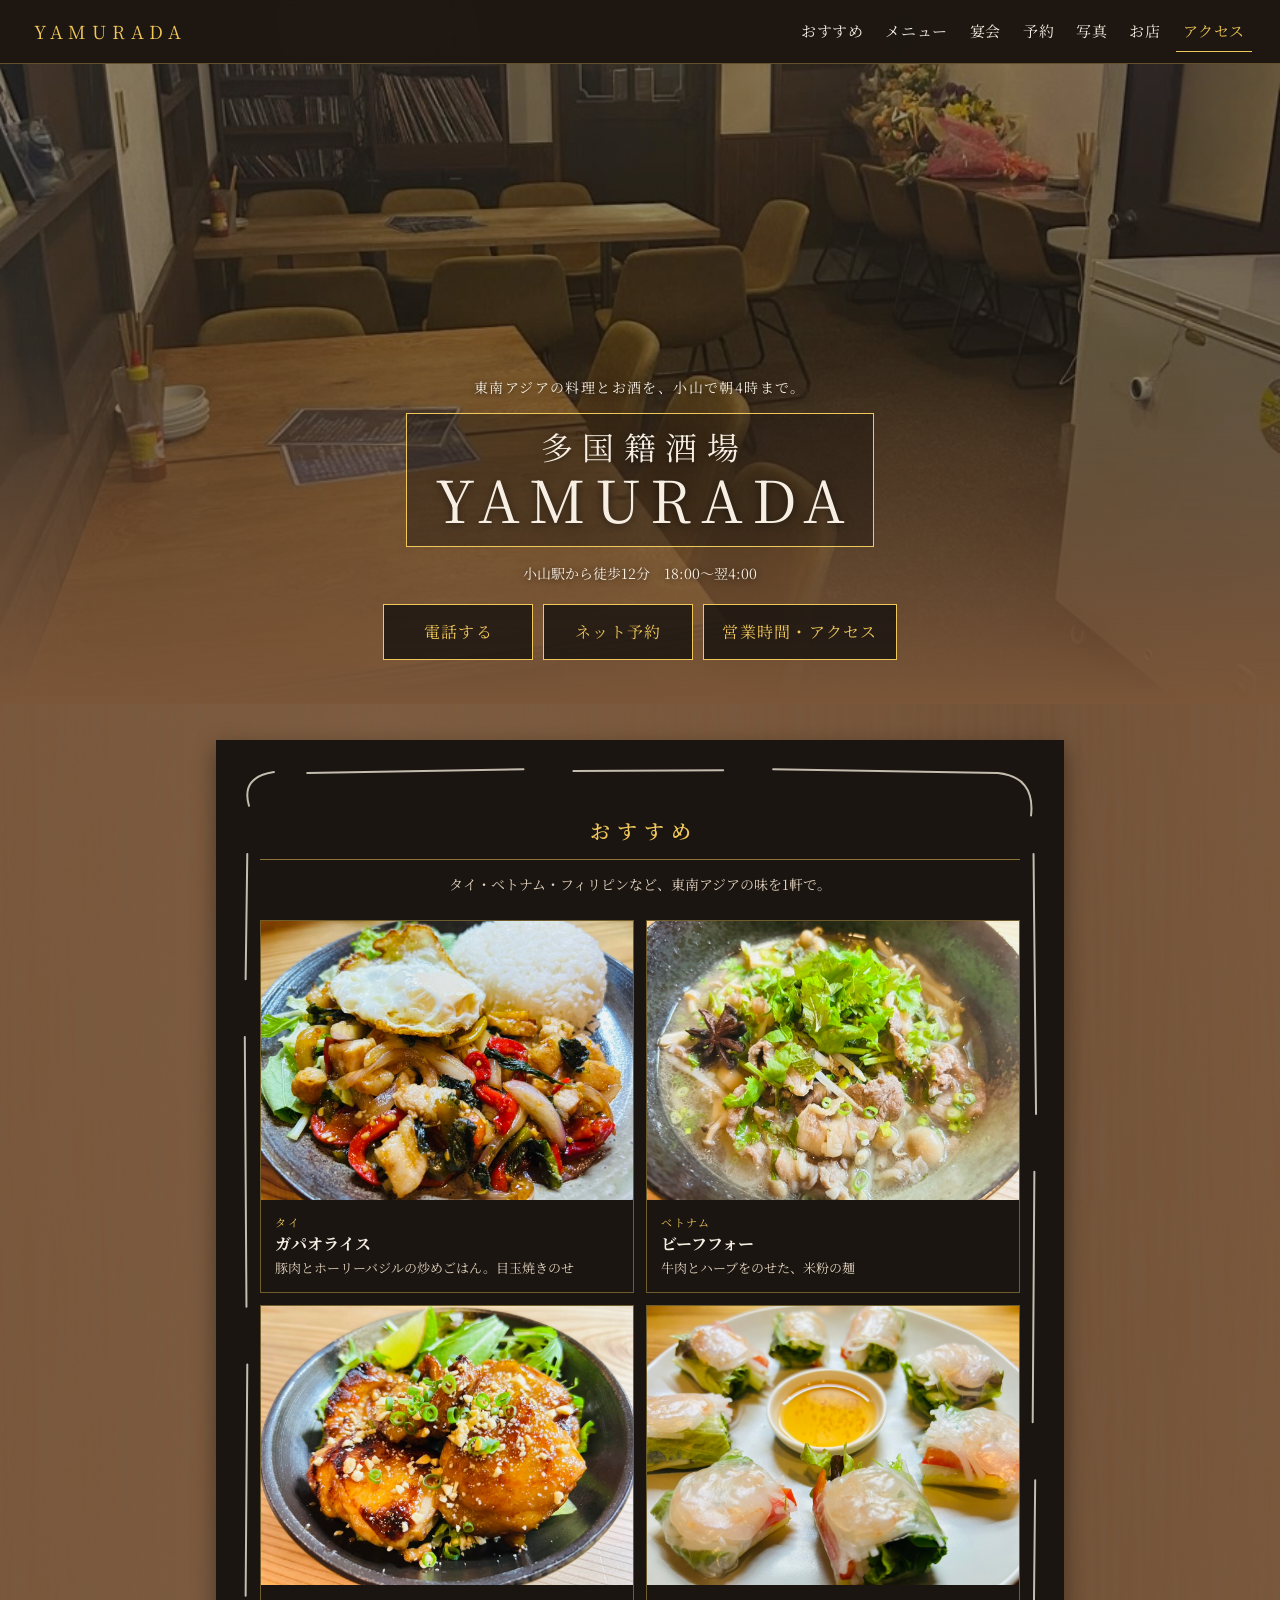
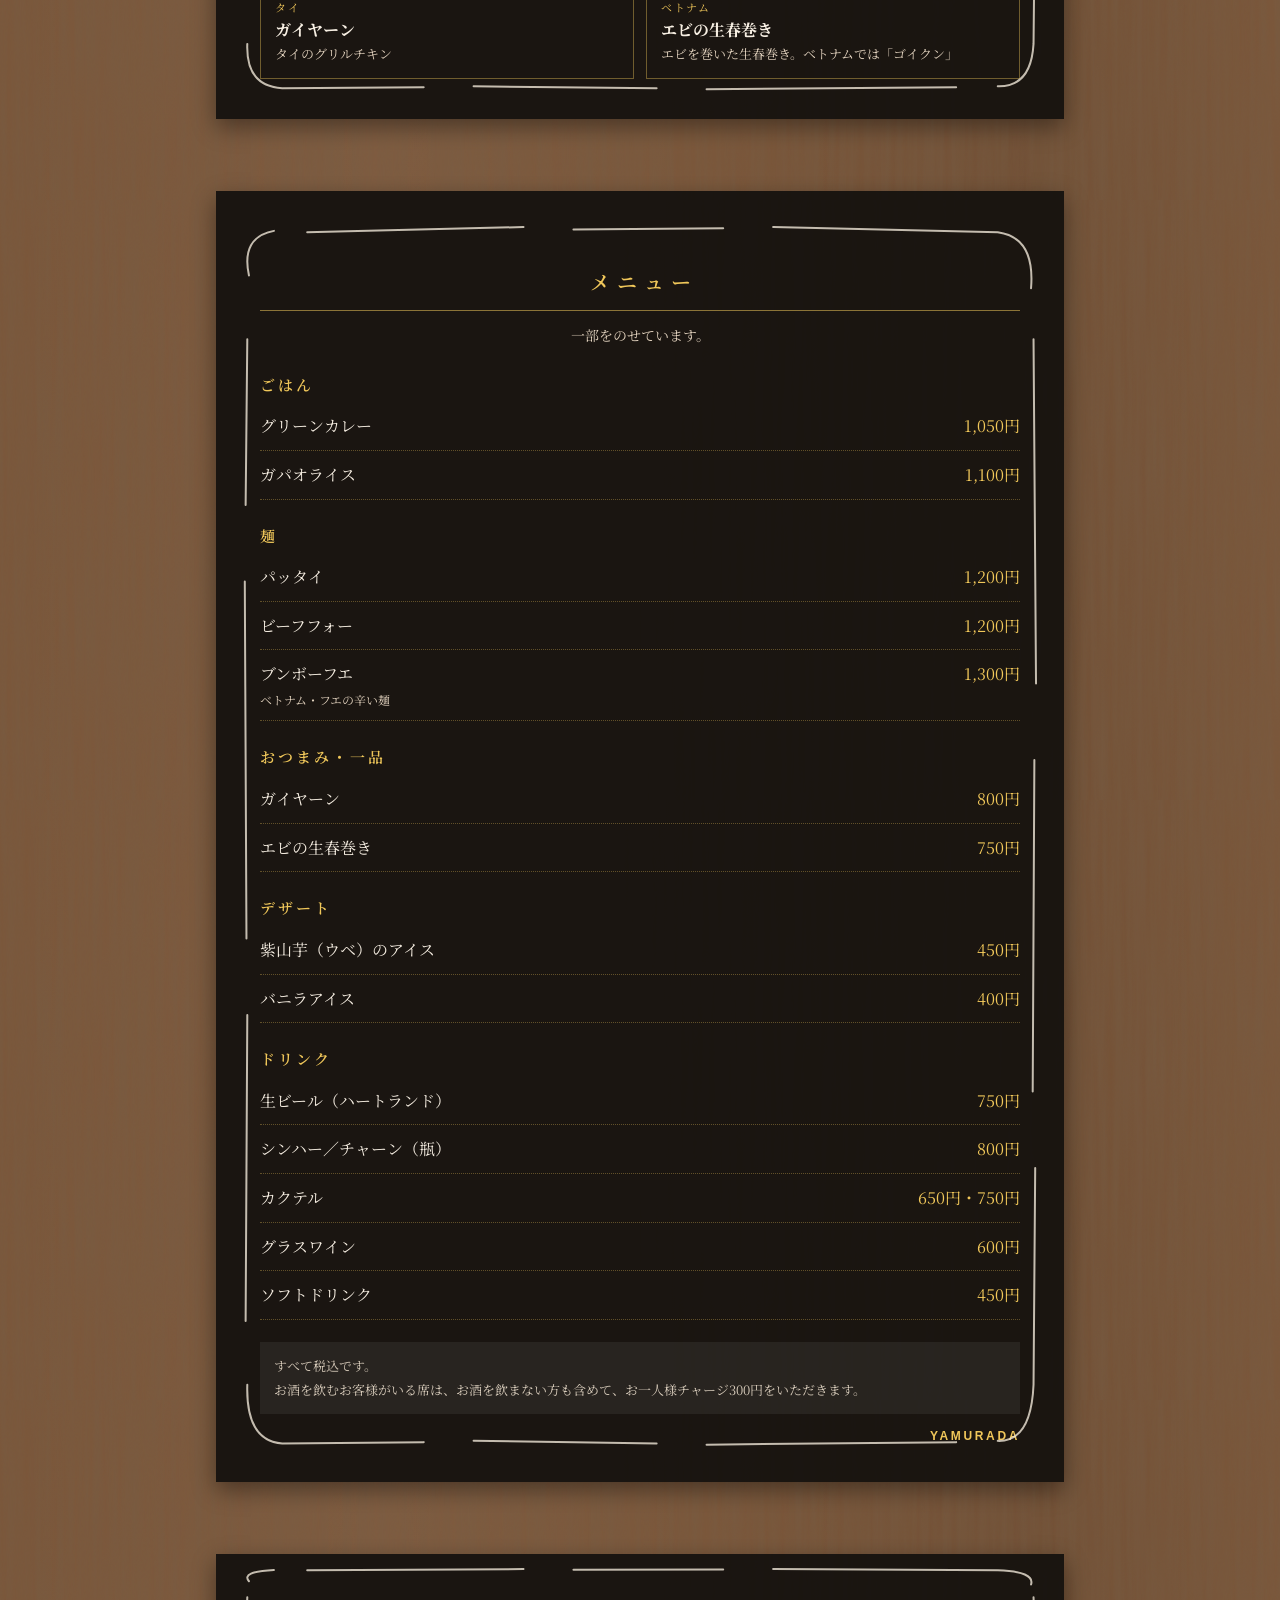
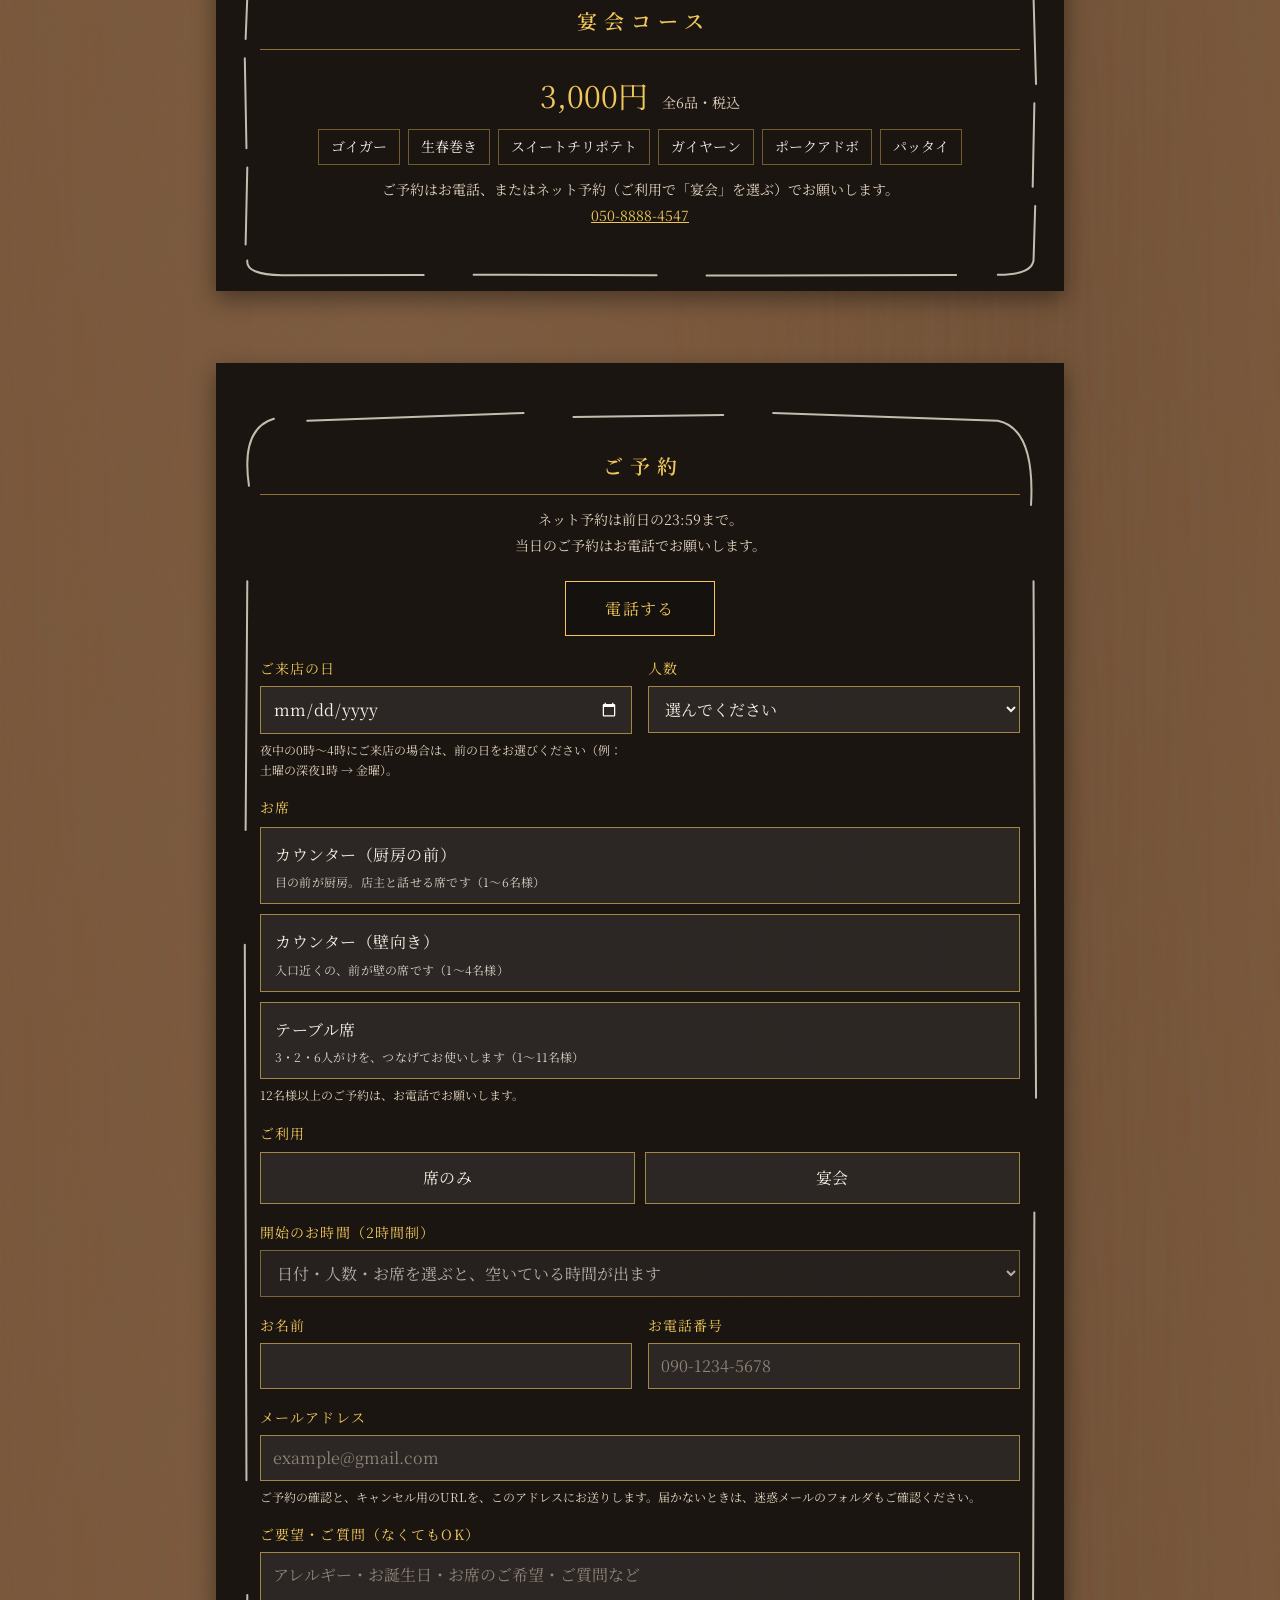
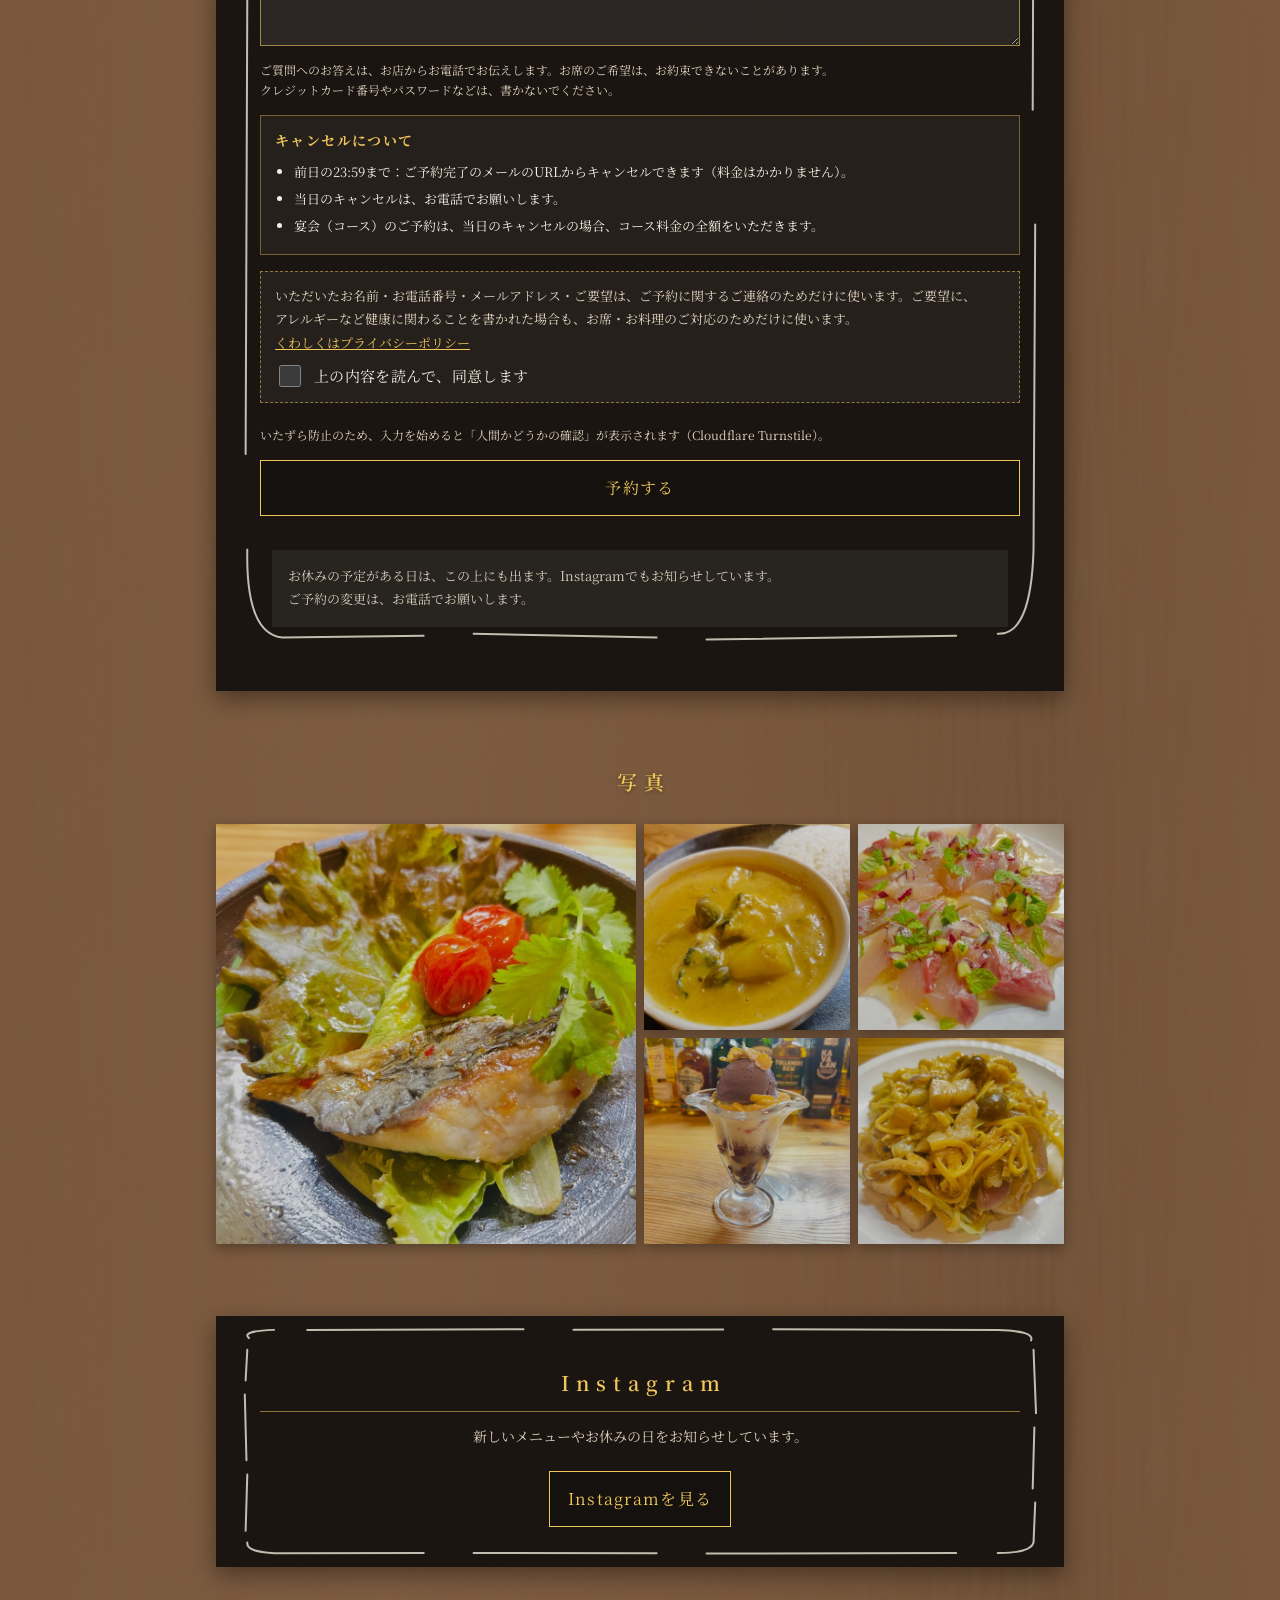
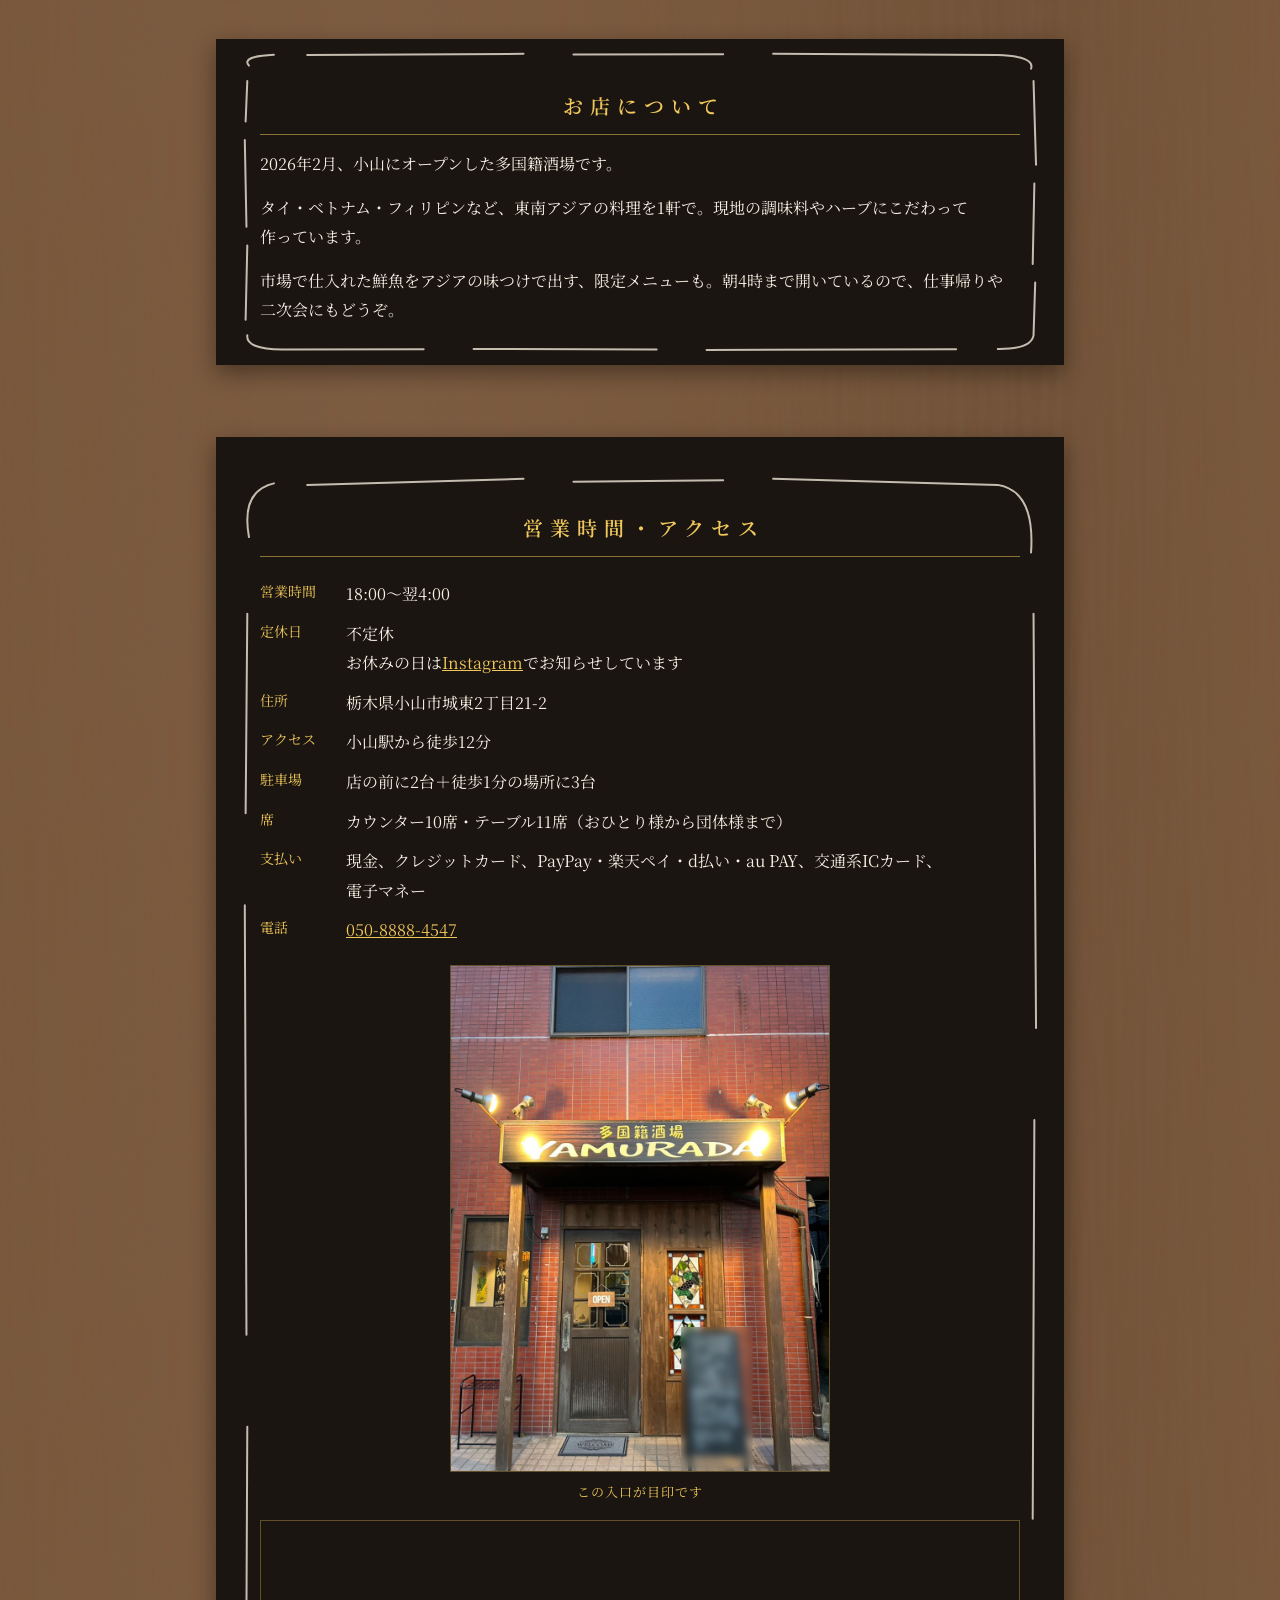
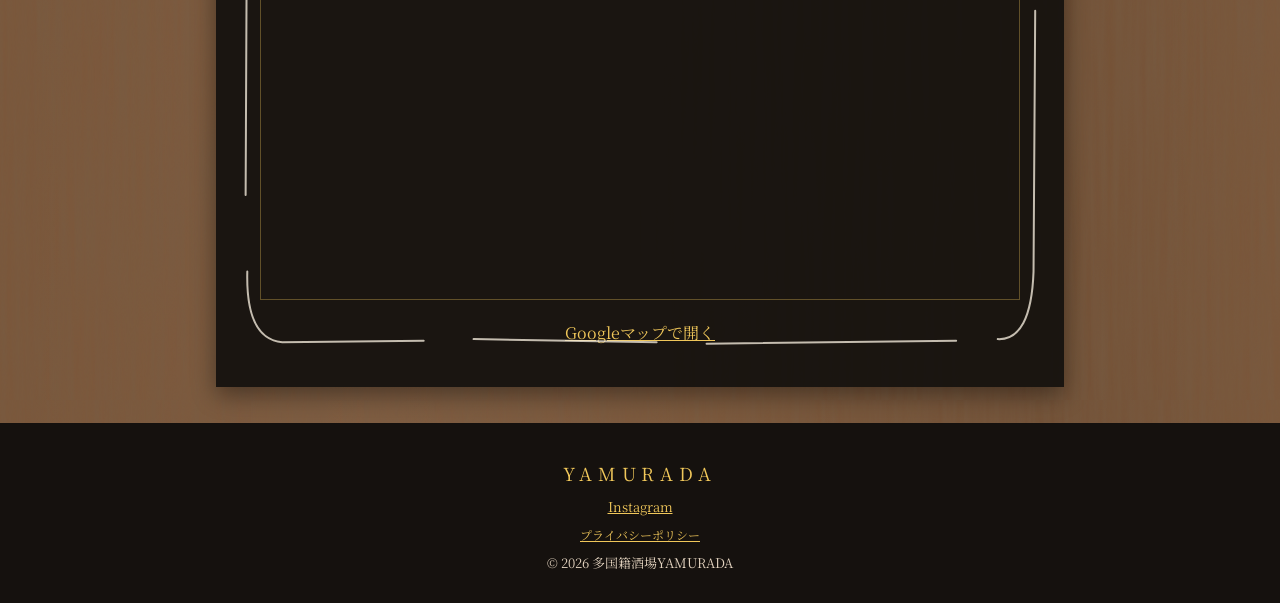
<file: index.html>
<!doctype html>
<html lang="ja">
<head>
<meta charset="utf-8">
<meta name="viewport" content="width=device-width,initial-scale=1">
<title>多国籍酒場YAMURADA｜小山のタイ・ベトナム・フィリピン料理と酒場</title>
<meta name="description" content="栃木県小山市の多国籍酒場YAMURADA。タイ・ベトナム・フィリピンなど東南アジアの料理とアジアのお酒を、18時から朝4時まで。小山駅から徒歩12分。">
<meta property="og:title" content="多国籍酒場YAMURADA">
<meta property="og:description" content="東南アジアの料理とお酒を、小山で朝4時まで。">
<meta property="og:type" content="website">
<meta property="og:url" content="https://yamurada.github.io/">
<meta property="og:image" content="https://yamurada.github.io/images/sawara.jpg">
<link rel="icon" href="favicon.svg" type="image/svg+xml">
<meta name="theme-color" content="#15110e">
<link rel="preconnect" href="https://fonts.googleapis.com">
<link rel="preconnect" href="https://fonts.gstatic.com" crossorigin>
<link href="https://fonts.googleapis.com/css2?family=Noto+Serif+JP:wght@400;600&display=swap" rel="stylesheet">
<link rel="stylesheet" href="style.css?v=1124g">
<script>document.documentElement.classList.add('js')</script>
</head>
<body>

<header class="site-header">
  <a class="logo" href="#top" aria-label="ページの先頭へ">YAMURADA</a>
  <nav class="nav" aria-label="ページ内の目次">
    <a href="#picks">おすすめ</a>
    <a href="#menu">メニュー</a>
    <a href="#course">宴会</a>
    <a href="#reserve">予約</a>
    <a href="#gallery">写真</a>
    <a href="#about">お店</a>
    <a href="#info">アクセス</a>
  </nav>
</header>

<main id="top">
  <section class="hero" aria-label="トップ">
    <div class="hero-slides" id="heroSlides"></div>
    <div class="hero-text">
      <p class="hero-kicker" data-shop="catch"></p>
      <h1><span>多国籍酒場</span>YAMURADA</h1>
      <p class="hero-sub"><span class="ph" data-shop="access"></span>　<span class="ph" data-shop="hours"></span></p>
      <div class="hero-btns">
        <a class="btn" data-tel>電話する</a>
        <a class="btn" href="#reserve" data-reserve>ネット予約</a>
        <a class="btn" href="#info"><span class="ph">営業時間・</span><span class="ph">アクセス</span></a>
      </div>
    </div>
  </section>

  <section id="picks" class="sec">
    <div class="board reveal">
      <h2>おすすめ</h2>
      <p class="lead"><span class="ph">タイ・ベトナム・</span><span class="ph">フィリピンなど、</span><span class="ph">東南アジアの味を</span><span class="ph">1軒で。</span></p>
      <div class="picks" id="picksList"></div>
    </div>
  </section>

  <section id="menu" class="sec">
    <div class="board reveal">
      <h2>メニュー <span class="badge" id="menuBadge" hidden>仮</span></h2>
      <p class="lead" id="menuLead">一部をのせています。</p>
      <div id="menuList"></div>
      <p class="note" id="menuNotes"></p>
      <span class="board-mark">YAMURADA</span>
    </div>
  </section>

  <section id="course" class="sec">
    <div class="board reveal" id="courseBox"></div>
  </section>

  <!-- ネット予約。shop-data.js の reserve.endpoint または turnstileSiteKey が空のあいだは、この部分ごと消えます -->
  <section id="reserve" class="sec">
    <div class="board reveal">
      <h2>ご予約</h2>
      <p class="lead"><span class="ph">ネット予約は</span><span class="ph">前日の23:59まで。</span><br><span class="ph">当日のご予約は</span><span class="ph">お電話でお願いします。</span></p>
      <p class="more reserve-tel"><a class="btn" data-tel>電話する</a></p>
      <p class="reserve-closed" id="reserveClosed" hidden></p>

      <form id="reserveForm" class="reserve-form" novalidate hidden>
        <div class="reserve-row">
          <div>
            <label for="rDate">ご来店の日</label>
            <input id="rDate" type="date" required>
            <p class="field-hint">夜中の0時〜4時にご来店の場合は、前の日をお選びください（例：土曜の深夜1時 → 金曜）。</p>
          </div>
          <div>
            <label for="rPeople">人数</label>
            <select id="rPeople" required></select>
          </div>
        </div>
        <fieldset class="choice-set">
          <legend>お席</legend>
          <div class="choice seat-choice">
            <label class="choice-item"><input type="radio" name="seat" value="counter" required><span>カウンター（厨房の前）<small>目の前が厨房。店主と話せる席です（1〜6名様）</small></span></label>
            <label class="choice-item"><input type="radio" name="seat" value="wall" required><span>カウンター（壁向き）<small>入口近くの、前が壁の席です（1〜4名様）</small></span></label>
            <label class="choice-item"><input type="radio" name="seat" value="table" required><span>テーブル席<small>3・2・6人がけを、つなげてお使いします（1〜11名様）</small></span></label>
          </div>
          <p class="field-hint">12名様以上のご予約は、お電話でお願いします。</p>
        </fieldset>
        <fieldset class="choice-set">
          <legend>ご利用</legend>
          <div class="choice">
            <label class="choice-item"><input type="radio" name="type" value="seat" required><span>席のみ</span></label>
            <label class="choice-item"><input type="radio" name="type" value="banquet" required><span>宴会</span></label>
          </div>
        </fieldset>
        <div>
          <label for="rTime">開始のお時間（2時間制）</label>
          <select id="rTime" required disabled></select>
          <p class="field-hint" id="rTimeHint" hidden></p>
        </div>
        <div class="reserve-row">
          <div>
            <label for="rName">お名前</label>
            <input id="rName" type="text" autocomplete="name" maxlength="30" required>
          </div>
          <div>
            <label for="rTel">お電話番号</label>
            <input id="rTel" type="tel" inputmode="tel" autocomplete="tel" maxlength="20" placeholder="090-1234-5678" required>
          </div>
        </div>
        <div>
          <label for="rEmail">メールアドレス</label>
          <input id="rEmail" type="email" inputmode="email" autocomplete="email" maxlength="100" placeholder="example@gmail.com" required>
          <p class="field-hint">ご予約の確認と、キャンセル用のURLを、このアドレスにお送りします。届かないときは、迷惑メールのフォルダもご確認ください。</p>
        </div>
        <div>
          <label for="rNote">ご要望・ご質問（なくてもOK）</label>
          <textarea id="rNote" rows="3" maxlength="200" placeholder="アレルギー・お誕生日・お席のご希望・ご質問など"></textarea>
          <p class="field-hint">ご質問へのお答えは、お店からお電話でお伝えします。お席のご希望は、お約束できないことがあります。クレジットカード番号やパスワードなどは、書かないでください。</p>
        </div>
        <div class="hp-field" aria-hidden="true">
          <label>この欄は空のままにしてください<input id="rWebsite" type="text" tabindex="-1" autocomplete="off"></label>
        </div>
        <div class="cancel-policy" id="reservePolicy" hidden></div>
        <div class="consent">
          <p class="consent-text">いただいたお名前・お電話番号・メールアドレス・ご要望は、ご予約に関するご連絡のためだけに使います。ご要望に、アレルギーなど健康に関わることを書かれた場合も、お席・お料理のご対応のためだけに使います。<a href="privacy.html" target="_blank" rel="noopener">くわしくはプライバシーポリシー</a></p>
          <label class="consent-check"><input id="rConsent" type="checkbox"><span>上の内容を読んで、同意します</span></label>
        </div>
        <div class="ts-box">
          <div id="rTurnstile"></div>
          <p class="field-hint">いたずら防止のため、入力を始めると「人間かどうかの確認」が表示されます（Cloudflare Turnstile）。</p>
        </div>
        <p class="reserve-error" id="reserveError" role="alert" hidden></p>
        <button class="btn reserve-submit" id="reserveSubmit" type="submit">予約する</button>
        <p class="note" id="reserveNote"></p>
      </form>

      <div class="reserve-done" id="reserveDone" role="status" hidden></div>
    </div>
  </section>

  <section id="gallery" class="sec">
    <h2 class="sec-title reveal">写真</h2>
    <div class="photos reveal" id="photoList"></div>
  </section>

  <section id="insta" class="sec">
    <div class="board reveal">
      <h2>Instagram</h2>
      <p class="lead"><span class="ph">新しいメニューや</span><span class="ph">お休みの日を</span><span class="ph">お知らせしています。</span></p>
      <div class="insta-grid" id="instaList" hidden></div>
      <p class="more"><a class="btn" data-insta target="_blank" rel="noopener">Instagramを見る</a></p>
    </div>
  </section>

  <section id="about" class="sec">
    <div class="board reveal">
      <h2>お店について</h2>
      <figure class="spot-photo owner-photo" id="aboutPhoto" hidden></figure>
      <div id="aboutText"></div>
    </div>
  </section>

  <section id="reviews" class="sec">
    <div class="board reveal" id="reviewBox"></div>
  </section>

  <section id="info" class="sec">
    <div class="board reveal">
      <h2><span class="ph">営業時間・</span><span class="ph">アクセス</span></h2>
      <dl class="info">
        <dt>営業時間</dt><dd data-shop="hours"></dd>
        <dt>定休日</dt><dd><span data-shop="holiday"></span><br><span id="holidayLine"></span></dd>
        <dt>住所</dt><dd data-shop="address"></dd>
        <dt>アクセス</dt><dd data-shop="access"></dd>
        <dt>駐車場</dt><dd data-shop="parking"></dd>
        <dt>席</dt><dd data-shop="seats"></dd>
        <dt>支払い</dt><dd data-shop="payment"></dd>
        <dt>電話</dt><dd><a data-tel data-shop="tel"></a></dd>
      </dl>
      <figure class="spot-photo outside-photo" id="outsidePhoto" hidden></figure>
      <div class="map" id="mapBox"></div>
      <p class="more"><a data-map target="_blank" rel="noopener">Googleマップで開く</a></p>
    </div>
  </section>
</main>

<footer class="site-footer">
  <p class="footer-logo">YAMURADA</p>
  <p><a data-insta target="_blank" rel="noopener">Instagram</a></p>
  <p><a href="privacy.html" data-privacy>プライバシーポリシー</a></p>
  <p class="copy">© <span id="year"></span> <span data-shop="name"></span></p>
</footer>

<!-- スマホの画面の下にずっと出るボタン -->
<nav class="bottom-bar" aria-label="すぐ使うボタン">
  <a data-tel><span class="ico" aria-hidden="true">📞</span>電話</a>
  <a href="#reserve" data-reserve><span class="ico" aria-hidden="true">📅</span>予約</a>
  <a data-map target="_blank" rel="noopener"><span class="ico" aria-hidden="true">📍</span>地図</a>
  <a data-insta target="_blank" rel="noopener"><span class="ico" aria-hidden="true">📷</span>Instagram</a>
</nav>

<script src="shop-data.js?v=1124g"></script>
<script src="main.js?v=1124g"></script>
</body>
</html>
</file>
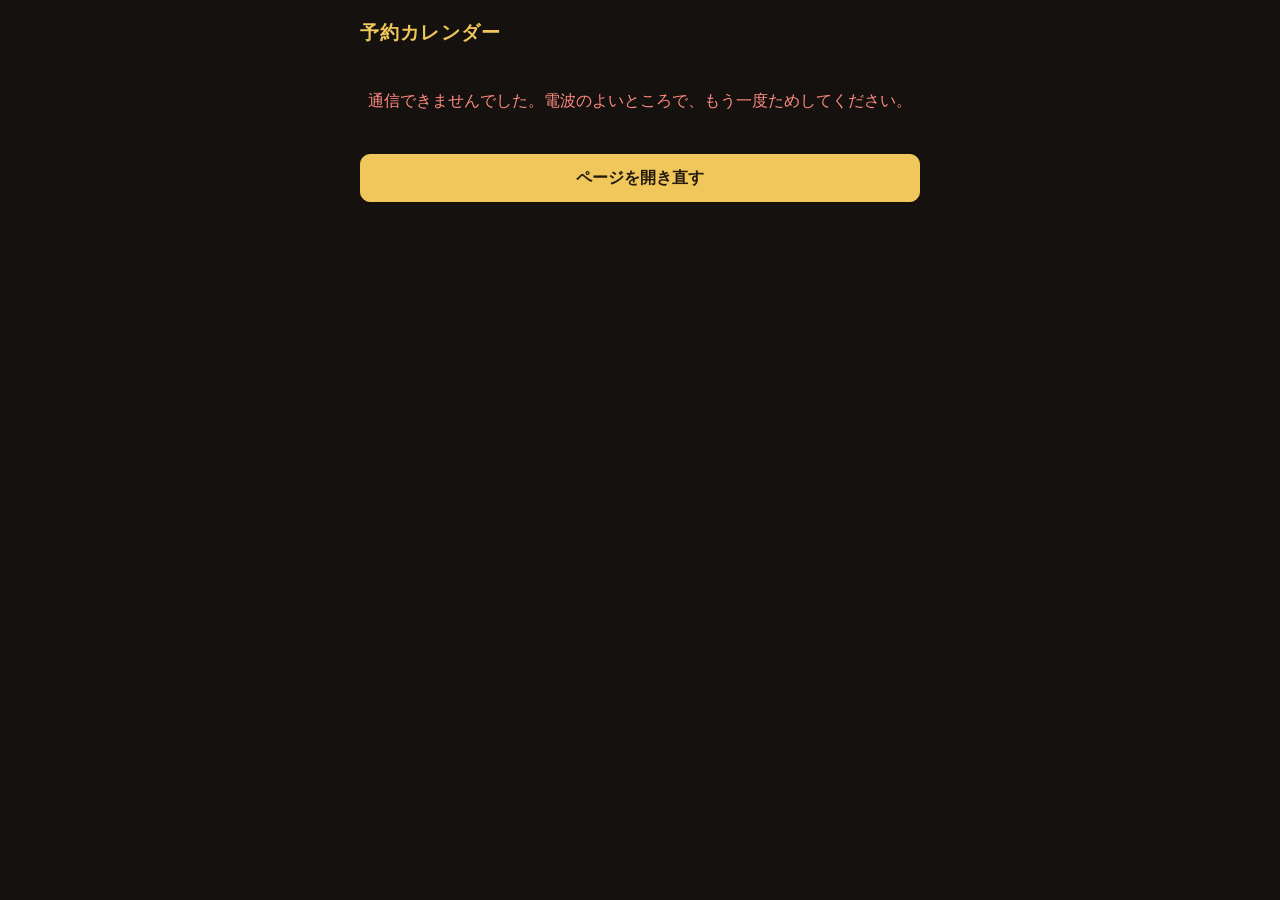
<file: calendar.html>
<!doctype html>
<html lang="ja">
<head>
<meta charset="utf-8">
<meta name="viewport" content="width=device-width,initial-scale=1,viewport-fit=cover">
<meta name="robots" content="noindex,nofollow">
<meta name="referrer" content="no-referrer">
<meta name="theme-color" content="#15110e">
<title>YAMURADA 予約カレンダー</title>
<link rel="icon" href="favicon.svg" type="image/svg+xml">
<link rel="stylesheet" href="calendar.css?v=1124b">
</head>
<body>
<main id="app" aria-live="polite">
  <p class="msg">読み込み中…</p>
</main>
<div id="toast" role="status" aria-live="polite"></div>
<noscript><p class="msg">このページは、JavaScript を使います。LINEのアプリから開いてください。</p></noscript>

<!-- LINE公式のSDK（LIFF）。ここで「LINEログイン」を行い、オーナーかどうかをGASが確かめる -->
<script src="https://static.line-scdn.net/liff/edge/2/sdk.js"></script>
<script src="calendar-config.js?v=1124b"></script>
<script src="calendar.js?v=1124b"></script>
</body>
</html>
</file>
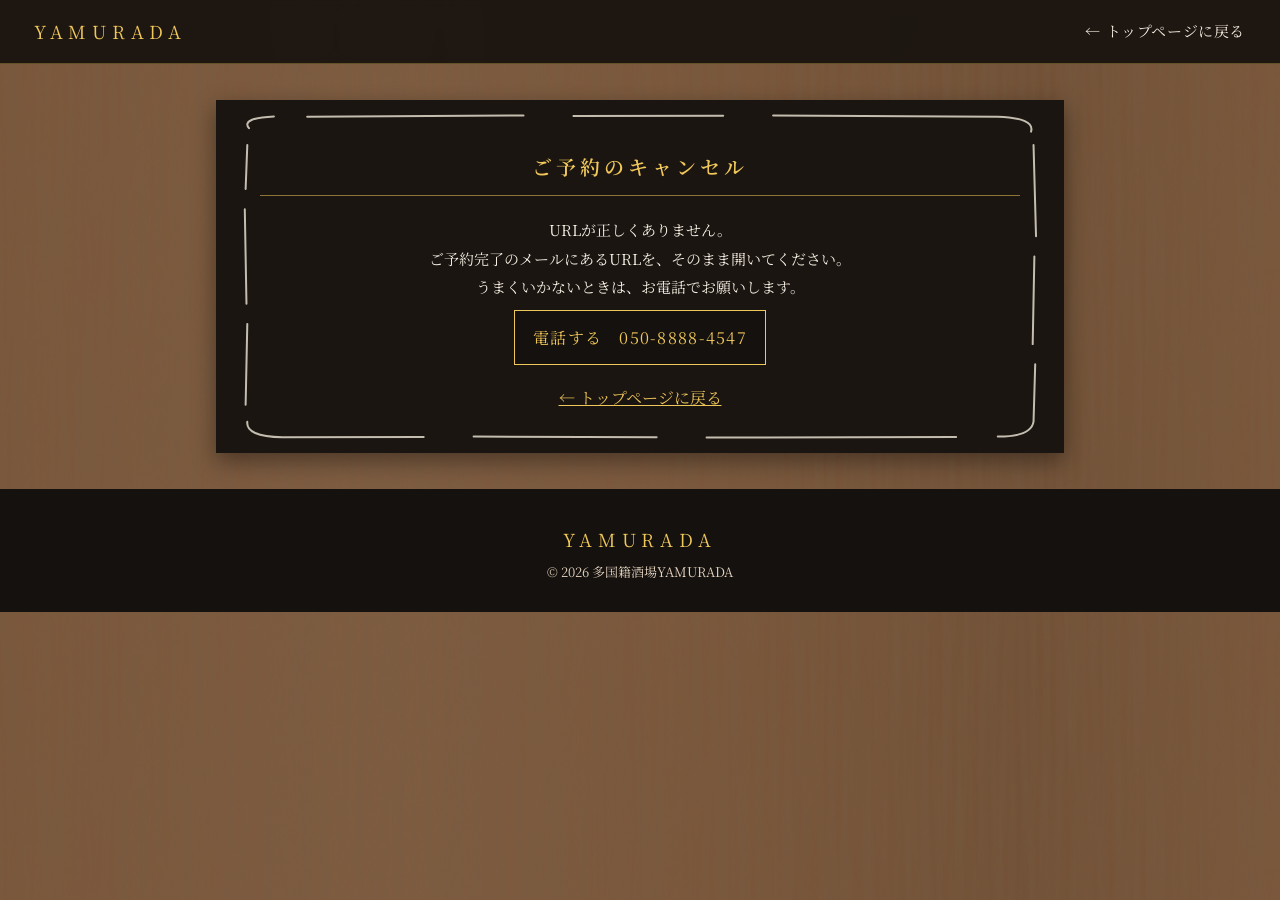
<file: cancel.html>
<!doctype html>
<html lang="ja">
<head>
<meta charset="utf-8">
<meta name="viewport" content="width=device-width,initial-scale=1">
<title>ご予約のキャンセル｜多国籍酒場YAMURADA</title>
<meta name="robots" content="noindex,nofollow">
<meta name="referrer" content="no-referrer">
<link rel="icon" href="favicon.svg" type="image/svg+xml">
<meta name="theme-color" content="#15110e">
<link rel="preconnect" href="https://fonts.googleapis.com">
<link rel="preconnect" href="https://fonts.gstatic.com" crossorigin>
<link href="https://fonts.googleapis.com/css2?family=Noto+Serif+JP:wght@400;600&display=swap" rel="stylesheet">
<link rel="stylesheet" href="style.css?v=1124g">
</head>
<body>

<header class="site-header">
  <a class="logo" href="index.html" aria-label="トップページへ戻る">YAMURADA</a>
  <nav class="nav" aria-label="戻る">
    <a href="index.html">← トップページに戻る</a>
  </nav>
</header>

<main>
  <section id="cancel" class="sec">
    <div class="board">
      <h1 class="pp-title">ご予約のキャンセル</h1>
      <div id="cancelBody" class="cancel-card" aria-live="polite">
        <p class="cancel-msg">読み込んでいます…</p>
      </div>
      <p class="more"><a href="index.html">← トップページに戻る</a></p>
    </div>
  </section>
</main>

<footer class="site-footer">
  <p class="footer-logo">YAMURADA</p>
  <p class="copy">© <span id="year"></span> <span data-shop="name"></span></p>
</footer>

<script src="shop-data.js?v=1124g"></script>
<script src="cancel.js?v=1124g"></script>
</body>
</html>
</file>
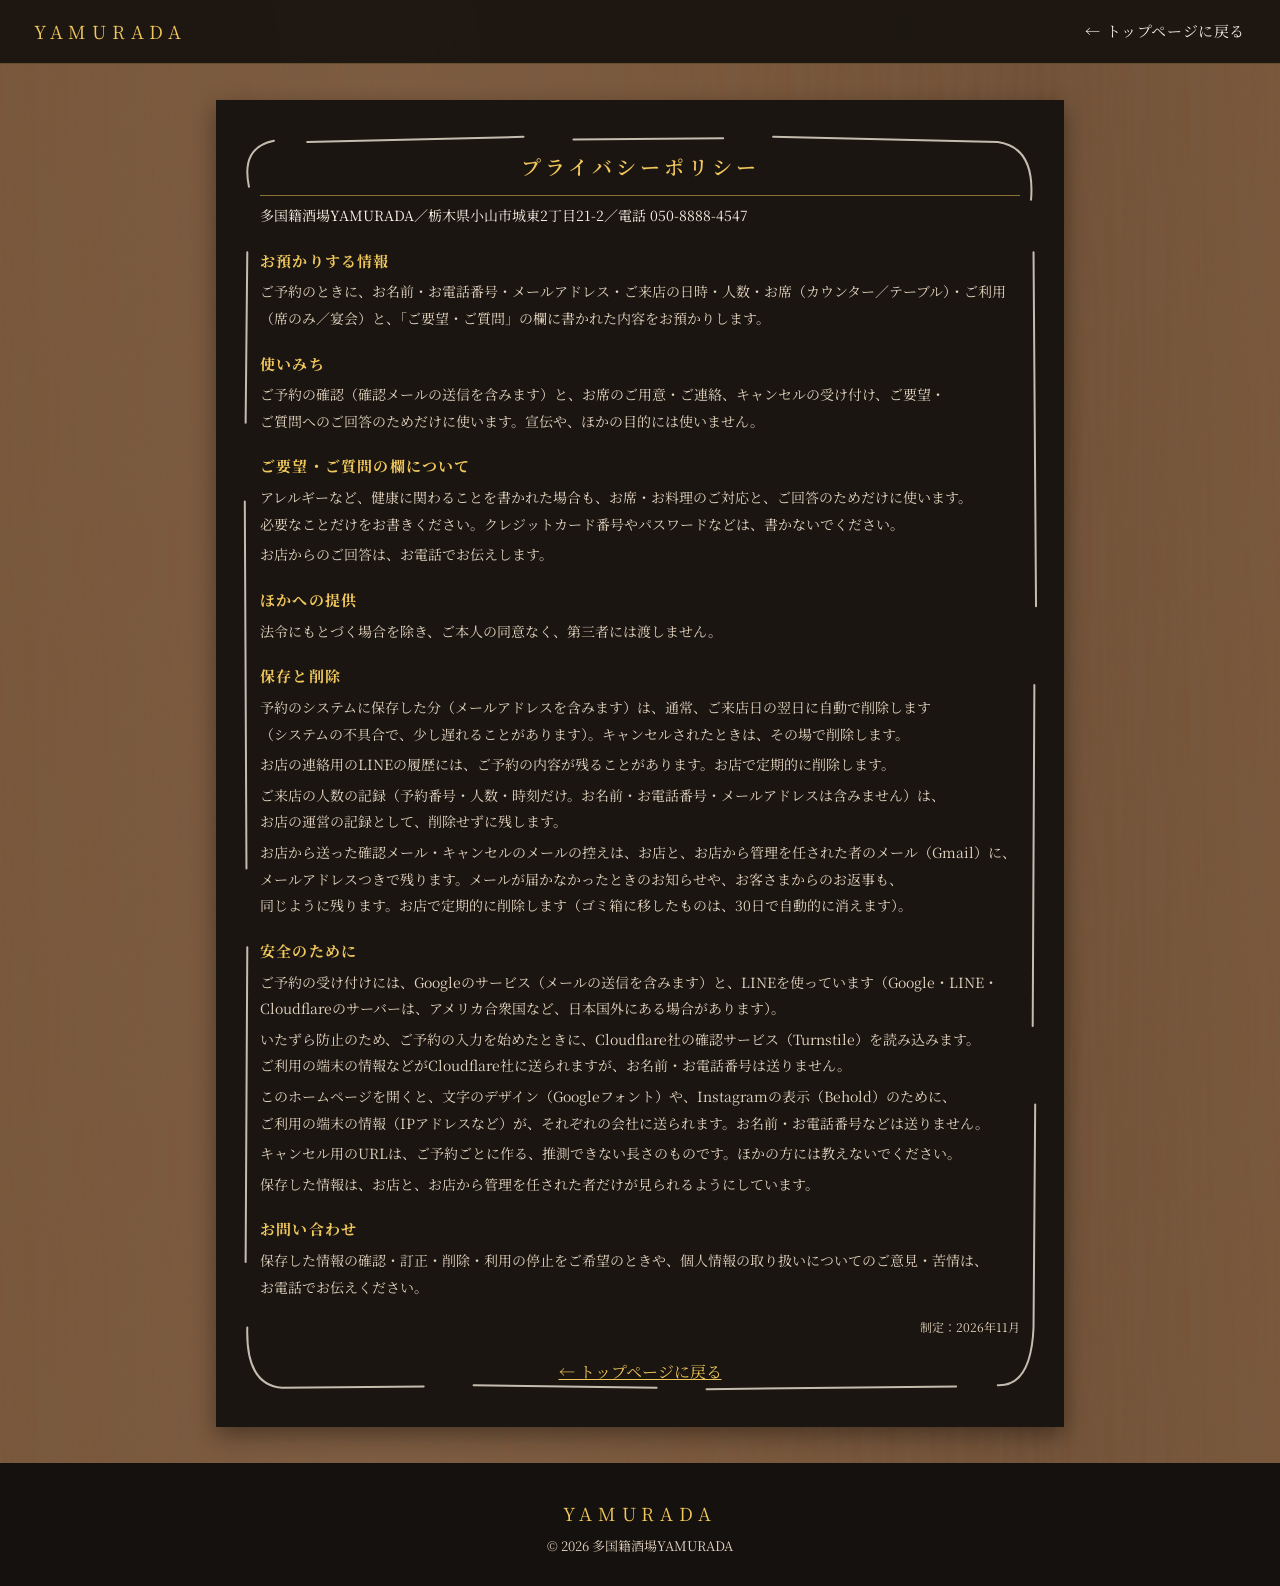
<file: privacy.html>
<!doctype html>
<html lang="ja">
<head>
<meta charset="utf-8">
<meta name="viewport" content="width=device-width,initial-scale=1">
<title>プライバシーポリシー｜多国籍酒場YAMURADA</title>
<meta name="description" content="多国籍酒場YAMURADAのネット予約で、お預かりする個人情報の取り扱いについて。">
<link rel="icon" href="favicon.svg" type="image/svg+xml">
<meta name="theme-color" content="#15110e">
<link rel="preconnect" href="https://fonts.googleapis.com">
<link rel="preconnect" href="https://fonts.gstatic.com" crossorigin>
<link href="https://fonts.googleapis.com/css2?family=Noto+Serif+JP:wght@400;600&display=swap" rel="stylesheet">
<link rel="stylesheet" href="style.css?v=1124g">
</head>
<body>

<header class="site-header">
  <a class="logo" href="index.html" aria-label="トップページへ戻る">YAMURADA</a>
  <nav class="nav" aria-label="戻る">
    <a href="index.html">← トップページに戻る</a>
  </nav>
</header>

<main>
  <section id="privacy" class="sec">
    <div class="board">
      <h1 class="pp-title">プライバシーポリシー</h1>
      <div id="privacyBody" class="privacy-body"></div>
      <p class="more"><a href="index.html">← トップページに戻る</a></p>
    </div>
  </section>
</main>

<footer class="site-footer">
  <p class="footer-logo">YAMURADA</p>
  <p class="copy">© <span id="year"></span> <span data-shop="name"></span></p>
</footer>

<script src="shop-data.js?v=1124g"></script>
<script src="privacy.js?v=1124g"></script>
</body>
</html>
</file>
<file: style.css>
/* =========================================================
   YAMURADA 見た目の設定
   色を変えたいときは、下の :root の中だけを直す
   ========================================================= */
:root{
  --wood:#7b5639;          /* 木の壁の色（明るめのブラウン） */
  --board:#15110e;         /* 黒い板の色 */
  --gold:#f0c75a;          /* 金の線・見出しの色 */
  --text:#f7efe3;          /* ふつうの文字 */
  --sub:#e3d3bf;           /* 説明の文字 */
  --header-h:96px;         /* 上の目次の高さ（スマホ） */
  --font:"Noto Serif JP","Hiragino Mincho ProN","Yu Mincho","YuMincho",serif;
}

*{box-sizing:border-box}
[hidden]{display:none!important}
.data-error{position:relative;z-index:50;background:#b3261e;color:#fff;font:14px/1.6 sans-serif;padding:12px 16px}
html{scroll-padding-top:var(--header-h)}
@media (prefers-reduced-motion:no-preference){html{scroll-behavior:smooth}}
body{
  margin:0;color:var(--text);font-family:var(--font);line-height:1.85;
  background-color:var(--wood);
  background-image:url(images/wood.svg),linear-gradient(90deg,#0000 0,#ffffff08 30%,#0000 55%,#00000014 80%,#0000);
  background-size:600px 600px,100% 100%;
  padding-bottom:64px; /* 下のボタンの帯のぶん */
  -webkit-text-size-adjust:100%;
  /* 日本語を変なところで切らない。句読点や ｜ のしるしの所で改行し、入りきらないときだけ途中で切る */
  word-break:keep-all;overflow-wrap:anywhere;line-break:strict;
}
.ph{display:inline-block}            /* ひとかたまりの言葉 */
a[href^="tel:"],ul.menu b{white-space:nowrap}  /* 電話番号・値段は1行のまま */
a{color:var(--gold)}
img{max-width:100%;height:auto;display:block}

/* ---------- 上の目次 ---------- */
.site-header{
  position:sticky;top:0;z-index:20;
  background:#15110ee8;backdrop-filter:blur(6px);-webkit-backdrop-filter:blur(6px);
  border-bottom:1px solid #f0c75a55;
  display:flex;flex-direction:column;align-items:center;gap:2px;padding:10px 0 0;
}
.logo{color:var(--gold);text-decoration:none;letter-spacing:.32em;font-size:18px;padding-left:.32em}
.nav{display:flex;gap:2px;overflow-x:auto;max-width:100%;padding:0 6px 6px;scrollbar-width:none}
.nav::-webkit-scrollbar{display:none}
.nav a{
  flex:0 0 auto;color:var(--text);text-decoration:none;font-size:13px;letter-spacing:.04em;
  padding:6px 7px;border-bottom:1px solid transparent;
}
.nav a.is-here,.nav a:hover{color:var(--gold);border-bottom-color:var(--gold)}

/* ---------- トップ ---------- */
.hero{position:relative;min-height:min(86vh,640px);display:flex;align-items:flex-end;justify-content:center;overflow:hidden}
.hero-slides,.slide{position:absolute;inset:0}
.slide{opacity:0;transition:opacity 1.6s ease}
.slide.is-on{opacity:1}
.slide img{width:100%;height:100%;object-fit:cover}
@media (prefers-reduced-motion:no-preference){
  .slide.is-on img{animation:zoom 9s ease-out forwards}
}
@keyframes zoom{from{transform:scale(1.08)}to{transform:scale(1)}}
.hero::after{content:"";position:absolute;inset:0;background:linear-gradient(rgba(30,20,12,.25) 0,rgba(30,20,12,.35) 45%,var(--wood) 100%)}
.hero-text{position:relative;z-index:1;text-align:center;padding:0 16px 44px;width:100%}
.hero-kicker{margin:0 0 12px;font-size:14px;letter-spacing:.1em;text-shadow:0 1px 6px #000a}
.hero h1{
  display:inline-block;margin:0;font-weight:400;line-height:1.15;
  font-size:clamp(26px,9vw,58px);letter-spacing:.16em;white-space:nowrap;padding:14px 18px 14px calc(18px + .16em);
  border:1px solid var(--gold);background:#15110e66;text-shadow:0 2px 10px #0008;
}
.hero h1 span{display:block;font-size:.55em;letter-spacing:.3em}
.hero-sub{margin:14px 0 18px;font-size:14px;text-shadow:0 1px 6px #000a}
.hero-btns{display:flex;gap:10px;justify-content:center;flex-wrap:wrap}
.btn{
  display:inline-block;min-width:150px;text-align:center;text-decoration:none;
  padding:12px 18px;border:1px solid var(--gold);color:var(--gold);background:#15110ecc;letter-spacing:.08em;
}
.btn:hover{background:var(--gold);color:var(--board)}

/* ---------- 黒い板（各コーナー） ---------- */
.sec{max-width:880px;margin:0 auto;padding:36px 16px}
.board{position:relative;background:#15110ef0;box-shadow:0 8px 22px #0006;padding:40px 26px 34px}
.board::before{content:"";position:absolute;inset:8px;background:url(images/frame.svg) no-repeat;background-size:100% 100%;pointer-events:none}
.board h2,.sec-title{
  margin:0 0 6px;text-align:center;color:var(--gold);font-weight:600;font-size:20px;letter-spacing:.35em;padding-left:.35em;
  border-bottom:1px solid #f0c75a88;padding-bottom:10px;
}
.sec-title{border:0;text-shadow:0 1px 4px #0006}
.lead{text-align:center;color:var(--sub);font-size:14px;margin:12px 0 22px}
.badge{display:inline-block;font-size:12px;letter-spacing:0;padding:0 8px;margin-left:4px;vertical-align:middle;background:#b3321f;color:#fff;border-radius:2px}
.board-mark{display:block;text-align:right;font:600 12px/1 sans-serif;letter-spacing:.22em;color:var(--gold);margin-top:16px}

/* おすすめ */
.picks{display:grid;grid-template-columns:repeat(2,1fr);gap:12px}
.pick{border:1px solid #f0c75a66;display:flex;flex-direction:column}
.pick:not(.has-img){align-self:start}
@media (max-width:519px){                 /* スマホは1列にして、料理名が途中で切れないようにする */
  .picks{grid-template-columns:1fr}
}
.pick img{aspect-ratio:4/3;object-fit:cover;width:100%}
.pick-body{padding:12px 14px;display:flex;flex-direction:column}
.pick-body b{font-size:16px;line-height:1.5}
.pick-body small{color:var(--sub);font-size:13px}
.pick-country{font-size:11px;letter-spacing:.15em;color:var(--gold)}

/* メニュー */
.menu-cat{margin-bottom:22px}
.menu-cat h3{margin:0 0 4px;font-size:15px;color:var(--gold);letter-spacing:.2em;font-weight:600}
ul.menu{list-style:none;margin:0;padding:0}
ul.menu li{display:flex;justify-content:space-between;align-items:baseline;gap:12px;padding:9px 0;border-bottom:1px dotted #f0c75a55}
.menu-name small{display:block;color:var(--sub);font-size:12px}
ul.menu b{color:var(--gold);font-weight:400;white-space:nowrap}
.note{background:#ffffff10;color:#d8ccbb;font-size:13px;padding:12px 14px;margin:8px 0 0}

/* 宴会 */
.course-price{text-align:center;font-size:30px;color:var(--gold);margin:18px 0 6px}
.course-price small{font-size:14px;color:var(--sub)}
.course-items{display:flex;flex-wrap:wrap;justify-content:center;gap:8px;list-style:none;padding:0;margin:0 0 6px;counter-reset:c}
.course-items li{border:1px solid #f0c75a66;padding:4px 12px;font-size:14px}

/* ご予約（ネット予約） */
.reserve-tel{margin:-6px 0 4px}
.reserve-closed{margin:14px 0 0;padding:10px 14px;text-align:center;font-size:14px;background:#ffffff10;border:1px dashed #f0c75a88;color:var(--sub)}
.reserve-closed b{color:var(--gold);font-weight:600}
.reserve-form{display:grid;gap:16px;margin-top:20px}
.reserve-form label{display:block;font-size:14px;color:var(--gold);letter-spacing:.08em;margin-bottom:4px}
.reserve-row{display:grid;gap:16px}
@media (min-width:520px){.reserve-row{grid-template-columns:1fr 1fr}}
.reserve-form input,.reserve-form select,.reserve-form textarea{
  width:100%;font:inherit;font-size:16px;line-height:1.5;color:var(--text);color-scheme:dark; /* 16pxにすると、iPhoneで入力中に画面が勝手に拡大されない */
  background:#ffffff14;border:1px solid #f0c75a99;border-radius:0;padding:10px 12px;
}
.reserve-form textarea{resize:vertical;min-height:84px}
.field-hint{margin:6px 0 0;font-size:12px;line-height:1.6;color:var(--sub)}
.reserve-done h3:focus{outline:none}
.reserve-form ::placeholder{color:#e3d3bf88}
.reserve-form input:focus,.reserve-form select:focus,.reserve-form textarea:focus{outline:2px solid var(--gold);outline-offset:1px}
.reserve-form .is-bad{border-color:#ff8a7a;background:#b3261e26}
.hp-field{position:absolute;left:-9999px;width:1px;height:1px;overflow:hidden} /* 機械よけ。人の目には見えない */
.reserve-error{margin:0;padding:10px 14px;background:#b3261e;color:#fff;font-size:14px}
.reserve-error a{color:#fff;white-space:nowrap}
.reserve-submit{width:100%;font:inherit;font-size:16px;cursor:pointer}
.reserve-submit:disabled{opacity:.6;cursor:wait}
.reserve-done{margin-top:20px;text-align:center}
.reserve-done h3{margin:0 0 10px;color:var(--gold);font-size:18px;letter-spacing:.12em}
.reserve-done .sum{display:inline-block;text-align:left;border:1px solid #f0c75a66;padding:12px 18px;margin:6px 0 14px}
.reserve-done p{margin:8px 0}

/* 写真 */
.photos{display:grid;grid-template-columns:repeat(2,1fr);gap:8px;margin-top:14px}
.photos img:first-child{grid-column:span 2;aspect-ratio:16/9}
.photos img{aspect-ratio:1;object-fit:cover;width:100%;box-shadow:0 4px 12px #0005}
.more{text-align:center;margin:18px 0 0}

/* Instagramの最新投稿 */
.insta-grid{display:grid;grid-template-columns:repeat(2,1fr);gap:8px;margin-top:6px}
.insta-post{position:relative;display:block;aspect-ratio:1;overflow:hidden;border:1px solid #f0c75a44;color:var(--text);text-decoration:none}
.insta-post img{width:100%;height:100%;object-fit:cover;transition:transform .4s ease}
.insta-post:hover img{transform:scale(1.04)}
.insta-cap{position:absolute;left:0;right:0;bottom:0;padding:22px 8px 6px;background:linear-gradient(#0000,#000c);font-size:11px;line-height:1.5}
.insta-cap>span{display:-webkit-box;-webkit-line-clamp:2;-webkit-box-orient:vertical;overflow:hidden}
.insta-cap b{display:block;color:var(--gold);font-weight:400;font-size:11px}
.insta-play{position:absolute;top:6px;right:8px;font-size:14px;color:#fff;text-shadow:0 1px 4px #000}
@media (min-width:900px){.insta-grid{grid-template-columns:repeat(3,1fr);gap:12px}.insta-cap{font-size:12px}}

/* 店内・外観の写真 */
.spot-photo{margin:20px 0 0}
.spot-photo img{width:100%;aspect-ratio:16/9;object-fit:cover;border:1px solid #f0c75a55}
.spot-photo figcaption{text-align:center;color:var(--gold);font-size:13px;letter-spacing:.08em;margin-top:8px}
.spot-empty{aspect-ratio:16/9;display:flex;align-items:center;justify-content:center;text-align:center;border:1px dashed #f0c75a88;color:var(--sub);font-size:14px;background:#ffffff08}
#outsidePhoto+.map{margin-top:16px}
.owner-photo{max-width:420px;margin-left:auto;margin-right:auto}
.owner-photo img,.owner-photo .spot-empty{aspect-ratio:4/3;object-position:center 30%}
/* 外観は縦の写真（看板・入口が全部入るように）。広い画面でも大きくなりすぎないよう幅を決める */
.outside-photo{max-width:380px;margin-left:auto;margin-right:auto}
.outside-photo img{aspect-ratio:3/4;object-position:center 40%}

/* お店について */
#aboutText p{margin:14px 0 0}

/* お客さまの声 */
.review-score{text-align:center;margin:18px 0 4px}
.review-score .stars{color:var(--gold);font-size:22px;letter-spacing:.12em}
.review-score b{font-size:26px;color:var(--gold);font-weight:400;margin-left:8px}
.review-score small{display:block;color:var(--sub);font-size:13px}
.review-points{list-style:none;padding:0;margin:0 auto;max-width:520px;display:grid;gap:10px}
.review-points li{border:1px solid #f0c75a55;padding:10px 14px 10px 36px;position:relative}
.review-points li::before{content:"◆";position:absolute;left:14px;top:13px;color:var(--gold);font-size:11px;line-height:1}
@media (min-width:900px){.review-points{grid-template-columns:1fr 1fr;max-width:none}}

/* 営業時間・アクセス */
.info{display:grid;grid-template-columns:4.5em 1fr;gap:10px 14px;margin:22px 0 0}
.info dt{color:var(--gold);font-size:14px}
.info dd{margin:0}
.map{margin-top:22px;aspect-ratio:4/3;border:1px solid #f0c75a55}
.map iframe{width:100%;height:100%;border:0;display:block;filter:grayscale(.3)}

/* フッター */
.site-footer{text-align:center;padding:30px 16px 24px;background:var(--board);color:var(--sub);font-size:13px}
.footer-logo{color:var(--gold);letter-spacing:.32em;font-size:18px;margin:0 0 6px}
.site-footer p{margin:4px 0}

/* ---------- スマホの下のボタンの帯 ---------- */
.bottom-bar{
  position:fixed;left:0;right:0;bottom:0;z-index:30;display:grid;grid-auto-flow:column;grid-auto-columns:1fr; /* ボタンの数に合わせて等分（予約を出さないときは3つ） */
  background:#15110ef2;border-top:1px solid var(--gold);padding-bottom:env(safe-area-inset-bottom);
}
.bottom-bar a{
  display:flex;flex-direction:column;align-items:center;justify-content:center;gap:2px;height:60px;
  color:var(--gold);text-decoration:none;font-size:12px;letter-spacing:.08em;
}
.bottom-bar a+a{border-left:1px solid #f0c75a44}
.bottom-bar .ico{font-size:18px;line-height:1}

/* ---------- ふわっと出る動き ---------- */
.js .reveal{opacity:0;transform:translateY(18px);transition:opacity .9s ease,transform .9s ease}
.js .reveal.is-in{opacity:1;transform:none}

/* ---------- PC（広い画面） ---------- */
@media (min-width:900px){
  :root{--header-h:64px}
  body{padding-bottom:0}
  .site-header{flex-direction:row;justify-content:space-between;padding:0 28px;height:var(--header-h)}
  .nav{padding:0;gap:8px}
  .nav a{font-size:15px}
  .bottom-bar{display:none}
  .picks{grid-template-columns:repeat(6,1fr)}
  .pick{grid-column:span 3}
  .photos{grid-template-columns:repeat(4,1fr)}
  .photos img:first-child{grid-column:span 2;grid-row:span 2;aspect-ratio:1;height:100%}
  .board{padding:48px 44px 40px}
  .map{aspect-ratio:auto;height:380px}
}


/* ご予約：お席・ご利用の選び方、同意、人間確認、プライバシーポリシー */
.reserve-form fieldset{border:0;margin:0;padding:0;min-width:0}
.reserve-form legend{padding:0;font-size:14px;color:var(--gold);letter-spacing:.08em;margin-bottom:6px}
.choice{display:flex;gap:10px;flex-wrap:wrap}
.reserve-form .choice-item{position:relative;display:block;margin:0;flex:1 1 140px;color:var(--text);letter-spacing:.04em}
.reserve-form .choice-item input{position:absolute;opacity:0;width:1px;height:1px}
.choice-item span{display:block;text-align:center;font-size:16px;padding:10px 12px;border:1px solid #f0c75a99;background:#ffffff14;cursor:pointer}
.choice-item input:checked + span{background:var(--gold);color:#15110e;font-weight:700}
.choice-item input:focus-visible + span{outline:2px solid var(--gold);outline-offset:2px}
.seat-choice{flex-direction:column}
.seat-choice .choice-item{flex:1 1 auto}
.seat-choice .choice-item span{text-align:left;padding:12px 14px}
.choice-item small{display:block;margin-top:4px;font-size:12px;font-weight:400;line-height:1.5;opacity:.85;letter-spacing:.02em}
.reserve-form select:disabled{opacity:.7}
.consent{display:grid;gap:8px;padding:12px 14px;border:1px dashed #f0c75a88;background:#ffffff0c}
.consent-text{margin:0;font-size:13px;line-height:1.8;color:var(--sub)}
.consent-text a{color:var(--gold);white-space:nowrap}
.reserve-form .consent-check{display:flex;align-items:center;gap:10px;margin:0;font-size:15px;color:var(--text);letter-spacing:.02em;cursor:pointer}
.reserve-form .consent-check input{width:22px;height:22px;flex:none;accent-color:var(--gold);padding:0}
.ts-box{min-height:20px}
.privacy-body h3{margin:18px 0 4px;font-size:15px;color:var(--gold);letter-spacing:.08em}
.privacy-body p{margin:4px 0;font-size:14px;line-height:1.9;color:var(--sub)}
.privacy-body .pp-lead{color:var(--text)}
.privacy-body .pp-date{margin-top:16px;font-size:12px;text-align:right}
.site-footer a[data-privacy]{font-size:12px}

/* プライバシーポリシーのページ（privacy.html） */
.pp-title{margin:0 0 6px;text-align:center;color:var(--gold);font-weight:600;font-size:20px;letter-spacing:.2em;padding-bottom:10px;border-bottom:1px solid #f0c75a88}

/* 予約欄の下の注意書きが、手描き枠の下の線と重ならないように、下に余白を足す（11/24） */
#reserve .board{padding-bottom:64px}
#reserveNote{margin:18px 12px 0;padding:14px 16px 16px;line-height:1.8}
@media (max-width:519px){#reserve .board{padding-bottom:76px}}

/* 11/24 スマホでの直し（本人のスマホ確認から） */
/* ①背の高い板では、手描き枠の上の線が下に来る（線の位置は板の高さの約2.4%）ので、見出しを線より下に置く */
#picks .board,#menu .board,#info .board{padding-top:72px}
#reserve .board{padding-top:84px}
/* ②日付の欄がiPhoneで枠からはみ出さないように（iPhoneの日付欄は、幅の指定を無視して、広がろうとする） */
.reserve-form,.reserve-row{grid-template-columns:minmax(0,1fr)}
@media (min-width:520px){.reserve-row{grid-template-columns:minmax(0,1fr) minmax(0,1fr)}}
.reserve-form>*,.reserve-row>*{min-width:0}
.reserve-form input,.reserve-form select,.reserve-form textarea{max-width:100%;min-width:0;box-sizing:border-box}
.reserve-form input[type=date]{-webkit-appearance:none;appearance:none;display:block;min-height:48px}

/* キャンセルの決まり・キャンセル確認ページ（11/24） */
.cancel-policy{padding:12px 14px;border:1px solid #f0c75a66;background:#ffffff0c;text-align:left}
.cancel-policy h4{margin:0 0 6px;font-size:14px;color:var(--gold);letter-spacing:.1em}
.cancel-policy ul{margin:0;padding-left:1.2em}
.cancel-policy li{margin:4px 0;font-size:13px;line-height:1.8;color:var(--text)}
.reserve-done .cancel-policy{display:inline-block;margin:6px 0 14px;max-width:100%}
.reserve-done .mail-ng{color:#ffb4a0}
.cancel-card{margin-top:20px;text-align:center}
.cancel-card .sum{display:inline-block;text-align:left;border:1px solid #f0c75a66;padding:12px 18px;margin:6px 0 14px;line-height:1.9}
.cancel-card h2{margin:0 0 8px}
.cancel-card p{margin:8px 0}
.cancel-card .cancel-go{margin-top:6px}
.cancel-card .cancel-go[disabled]{opacity:.6}
.cancel-card .cancel-msg{font-size:15px;line-height:1.9}
</file>
<file: calendar.css>
/* YAMURADA 予約カレンダー（オーナー用・スマホ向け） */
:root{
  --bg:#15110e;          /* 黒い板 */
  --panel:#231b15;       /* カードの面 */
  --panel2:#2e241c;
  --line:#4a3a2c;
  --gold:#f0c75a;
  --text:#f7efe3;
  --sub:#cdbba4;         /* 説明の文字（背景との差を保つ） */
  --ok:#8fd19e;
  --warn:#ffb072;
  --danger:#ff8a80;
  --danger-bg:#5a1f1b;
  --off:#6b5a49;
  --font:-apple-system,BlinkMacSystemFont,"Hiragino Sans","Hiragino Kaku Gothic ProN","Noto Sans JP","Yu Gothic",Meiryo,sans-serif;
}
*{box-sizing:border-box}
html{-webkit-text-size-adjust:100%}
body{
  margin:0;background:var(--bg);color:var(--text);font-family:var(--font);font-size:16px;line-height:1.6;
  padding:0 max(14px,env(safe-area-inset-right)) calc(28px + env(safe-area-inset-bottom)) max(14px,env(safe-area-inset-left));
}
#app{max-width:560px;margin:0 auto}
h1{font-size:19px;margin:18px 0 4px;letter-spacing:.06em;color:var(--gold)}
h2{font-size:18px;margin:14px 0 6px}
p{margin:6px 0}
.sub{color:var(--sub);font-size:14px}
.msg{margin:40px 0;text-align:center;color:var(--sub)}
.msg.err{color:var(--danger)}

/* ボタン：指で押しやすい大きさ（48px以上） */
button,.btn{
  font:inherit;min-height:48px;padding:10px 16px;border-radius:10px;border:1px solid var(--gold);
  background:transparent;color:var(--gold);cursor:pointer;touch-action:manipulation;
}
button:active{background:#f0c75a22}
button:focus-visible,input:focus-visible,select:focus-visible,textarea:focus-visible{outline:3px solid #fff;outline-offset:2px}
button.primary{background:var(--gold);color:#241a10;font-weight:700}
button.primary:active{background:#d9b04a}
button.danger{border-color:var(--danger);color:var(--danger)}
button.danger.fill{background:var(--danger-bg);color:#fff}
button.plain{border-color:var(--line);color:var(--text)}
button.link{border:none;min-height:44px;padding:8px 4px;text-decoration:underline;color:var(--sub)}
button:disabled{opacity:.45;cursor:default}
.row{display:flex;gap:10px;flex-wrap:wrap;margin:10px 0}
.row>*{flex:1 1 140px}

.banner{margin:10px 0;padding:10px 12px;border-radius:10px;border:1px solid var(--warn);color:var(--warn);font-size:14px}
.banner.closed{border-color:var(--danger);color:var(--danger)}

/* 月のカレンダー */
.monthbar{display:flex;align-items:center;justify-content:space-between;gap:8px;margin:10px 0}
.monthbar h2{margin:0;font-size:20px}
.monthbar button{min-width:52px;padding:8px}
.grid{display:grid;grid-template-columns:repeat(7,1fr);gap:4px}
.dow{text-align:center;font-size:13px;color:var(--sub);padding:2px 0}
.dow.sun,.cell.sun .d{color:#ff9d94}
.dow.sat,.cell.sat .d{color:#9cc7ff}
.cell{
  min-height:62px;padding:4px 2px;border-radius:8px;border:1px solid var(--line);background:var(--panel);color:var(--text);
  display:flex;flex-direction:column;align-items:center;justify-content:flex-start;gap:1px;
}
.cell .d{font-size:16px;font-weight:600;line-height:1.2}
.cell .n{font-size:12px;color:var(--gold);line-height:1.2;font-weight:700}
.cell .x{font-size:12px;color:var(--danger);line-height:1.2;font-weight:700}
.cell.today{border-color:var(--gold);box-shadow:0 0 0 1px var(--gold) inset}
.cell.has{background:var(--panel2)}
.cell.closed{background:#3a1f1c}
.cell.off{opacity:.3;pointer-events:none;background:transparent;border-color:transparent}
.cell.blank{visibility:hidden;border:none}
.legend{font-size:13px;color:var(--sub);margin:10px 0}

/* 1日の一覧 */
.back{margin:12px 0 0;padding-left:0}
.sum{margin:0 0 8px;color:var(--sub)}
.card{
  display:block;width:100%;text-align:left;margin:8px 0;padding:12px 14px;border:1px solid var(--line);border-radius:12px;
  background:var(--panel);color:var(--text);
}
.card:active{background:var(--panel2)}
.card .t{font-size:20px;font-weight:700;color:var(--gold);line-height:1.3}
.card .who{font-size:17px;margin-top:2px;word-break:break-word}
.card .meta{font-size:14px;color:var(--sub);margin-top:2px}
.chips{display:flex;flex-wrap:wrap;gap:6px;margin-top:6px}
.chip{font-size:12px;padding:2px 8px;border-radius:99px;border:1px solid var(--line);color:var(--sub)}
.chip.note{border-color:var(--gold);color:var(--gold)}
.chip.over{border-color:var(--warn);color:var(--warn)}
.chip.ok{border-color:var(--gold);background:var(--gold);color:var(--bg,#000)}
.visit{margin:12px 0}
.empty{padding:26px 0;text-align:center;color:var(--sub)}

/* 詳細 */
.detail{border:1px solid var(--line);border-radius:12px;background:var(--panel);padding:6px 14px;margin:10px 0}
.detail dl{margin:0}
.detail .it{padding:10px 0;border-bottom:1px solid var(--line)}
.detail .it:last-child{border-bottom:none}
.detail dt{font-size:13px;color:var(--sub)}
.detail dd{margin:0;font-size:18px;word-break:break-word}
.detail dd.note{white-space:pre-wrap;font-size:16px}
.detail a{color:var(--gold)}

/* 入力 */
form .f{margin:14px 0}
label,.lab{display:block;font-size:14px;color:var(--sub);margin-bottom:4px}
input[type=text],input[type=tel],input[type=number],input[type=date],select,textarea{
  width:100%;font:inherit;font-size:16px;min-height:48px;padding:10px 12px;border-radius:10px;border:1px solid var(--line);
  background:#1b1511;color:var(--text);
}
textarea{min-height:96px;resize:vertical}
.seg{display:flex;gap:6px;flex-wrap:wrap}
.seg label{margin:0;flex:1 1 90px}
.seg input{position:absolute;opacity:0;pointer-events:none}
.seg span{display:block;text-align:center;padding:11px 6px;min-height:48px;border-radius:10px;border:1px solid var(--line);color:var(--text);background:#1b1511;font-size:15px}
.seg input:checked+span{border-color:var(--gold);background:var(--gold);color:#241a10;font-weight:700}
.seg input:focus-visible+span{outline:3px solid #fff;outline-offset:2px}
.count{font-size:12px;color:var(--sub);text-align:right}
.hint{font-size:13px;color:var(--sub);margin-top:4px}
.ferr{color:var(--danger);font-size:14px;margin:8px 0;min-height:1.2em}

/* 確認の窓 */
.dlg-bg{position:fixed;inset:0;background:#000b;display:flex;align-items:center;justify-content:center;padding:18px;z-index:50}
.dlg{width:100%;max-width:380px;background:var(--panel);border:1px solid var(--gold);border-radius:14px;padding:18px}
.dlg p{font-size:17px;margin:0 0 14px;white-space:pre-wrap}
.dlg .row{margin:0}

/* 読み込み中のおおい */
.busy{position:fixed;inset:0;background:#15110ebb;display:flex;align-items:center;justify-content:center;z-index:40;color:var(--gold);font-size:17px}

/* 完了などのひとこと */
#toast{
  position:fixed;left:50%;bottom:calc(22px + env(safe-area-inset-bottom));transform:translateX(-50%);max-width:90%;
  background:var(--ok);color:#10261a;padding:10px 16px;border-radius:99px;font-weight:700;opacity:0;pointer-events:none;
  transition:opacity .2s;z-index:60;text-align:center;
}
#toast.show{opacity:1}
#toast.err{background:var(--danger-bg);color:#fff;border:1px solid var(--danger);border-radius:14px;font-weight:600}
@media (prefers-reduced-motion:reduce){#toast{transition:none}}

/* 席の図（席をつなぐ） */
.linkbtn{width:100%}
.mapbox{margin:10px 0 6px}
.seatmap{display:grid;grid-template-columns:1fr 1fr;grid-template-rows:auto auto auto auto;gap:14px 12px;padding:26px 12px 26px;border:1px solid var(--line);border-radius:12px;background:#1b1511;position:relative}
.seatmap .tile{position:relative;display:flex;flex-direction:column;align-items:center;justify-content:center;gap:2px;min-height:64px;padding:8px 6px;border-radius:10px;border:2px solid var(--line);background:#241c16;color:var(--text);font:inherit;text-align:center}
button.tile{cursor:pointer;touch-action:manipulation}
.tile .tn{font-size:14px;font-weight:700}
.tile .ts{font-size:13px;color:var(--sub)}
.tile .tst{font-size:12px;color:var(--sub);min-height:1em}
.tile.busy{background:repeating-linear-gradient(135deg,#241c16,#241c16 8px,#2e231a 8px,#2e231a 16px);border-style:dashed}
.tile.busy .tst{color:#ffb4a3}
.tile.on{border-color:var(--gold);background:var(--gold);color:#241a10}
.tile.on .ts,.tile.on .tst{color:#241a10;font-weight:700}
.tile.on.busy{background:repeating-linear-gradient(135deg,var(--gold),var(--gold) 8px,#d8aa3f 8px,#d8aa3f 16px)}
.tile.link-down::after{content:"";position:absolute;left:50%;bottom:-16px;width:10px;height:16px;margin-left:-5px;background:var(--gold);z-index:1}
.tile:focus-visible{outline:3px solid #fff;outline-offset:2px}
.tile.ta0{grid-column:2;grid-row:1}
.tile.ta1{grid-column:2;grid-row:2}
.tile.ta2{grid-column:2;grid-row:3;min-height:96px}
.tile.tcounter{grid-column:1;grid-row:1 / 3;min-height:96px}
.tile.twall{grid-column:1;grid-row:3;min-height:96px}
.maplabel{font-size:12px;color:var(--sub);letter-spacing:.2em}
.mback{position:absolute;top:6px;left:0;right:0;text-align:center}
.mdoor{grid-column:1 / 3;grid-row:4;align-self:end;text-align:center;border-top:2px solid var(--sub);padding-top:4px;margin-top:6px}
.mapsum{margin:6px 0 10px;padding:10px 12px;border-radius:10px;border:1px solid var(--line);font-size:14px;color:var(--sub)}
.mapsum.warn{border-color:#ffb4a3;color:#ffd6cc}
.detail .seatmap{margin-top:8px}
</file>
